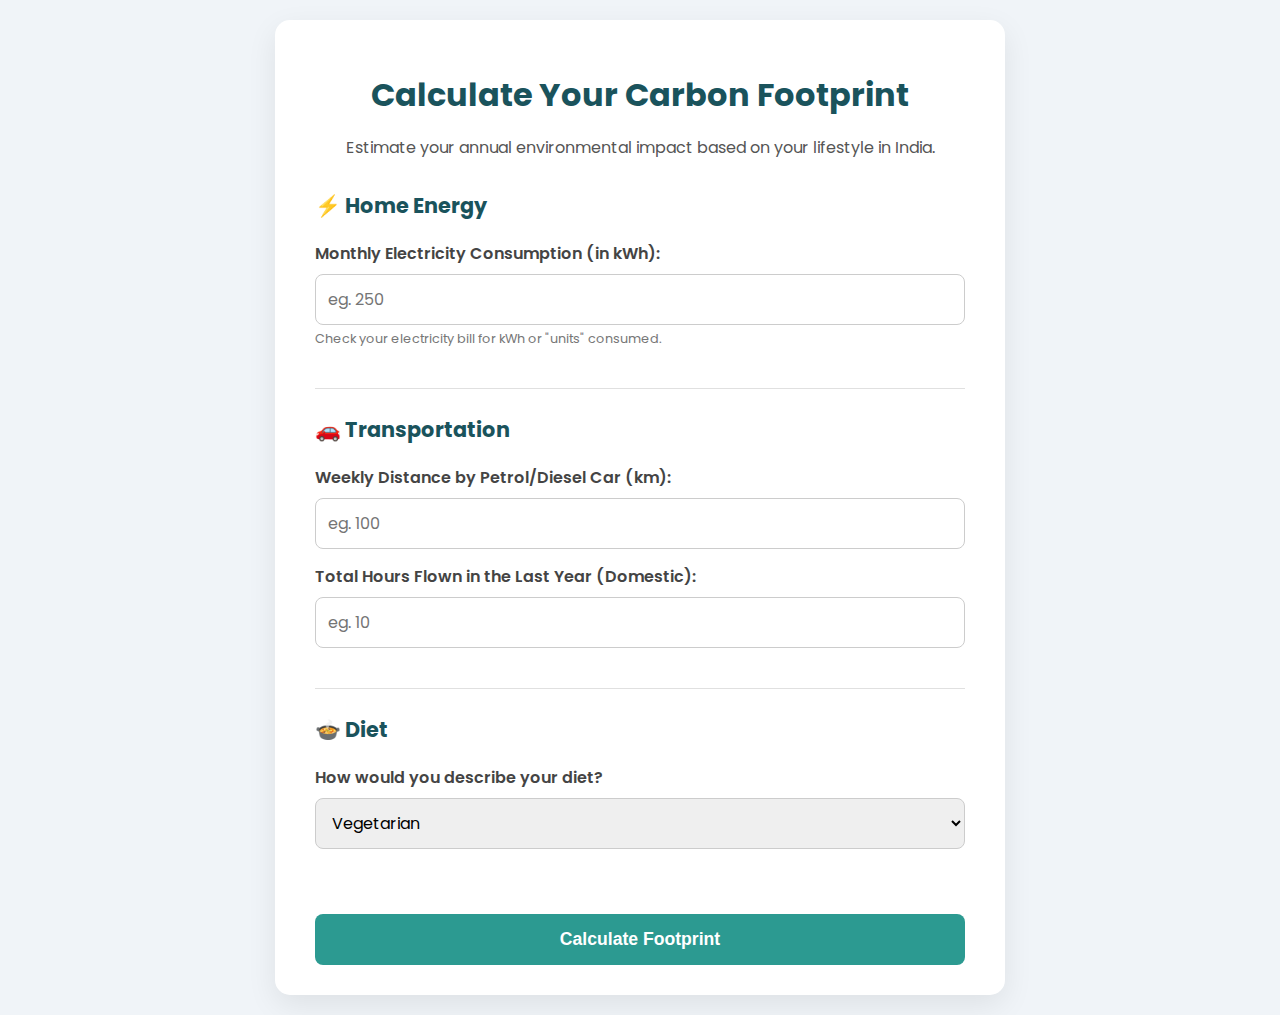
<file: calculator.html>
<!DOCTYPE html>
<html lang="en">
<head>
    <meta charset="UTF-8">
    <meta name="viewport" content="width=device-width, initial-scale=1.0">
    <title>Carbon Footprint Calculator India 🇮🇳</title>
    <link rel="stylesheet" href="calculator.css">
    <link rel="preconnect" href="https://fonts.googleapis.com">
    <link rel="preconnect" href="https://fonts.gstatic.com" crossorigin>
    <link href="https://fonts.googleapis.com/css2?family=Poppins:wght@400;600&display=swap" rel="stylesheet">
</head>
<body>

    <div class="container">
        <header>
            <h1>Calculate Your Carbon Footprint</h1>
            <p>Estimate your annual environmental impact based on your lifestyle in India.</p>
        </header>

        <form id="footprint-form">

            <div class="form-section">
                <h2>⚡️ Home Energy</h2>
                <div class="form-group">
                    <label for="electricity">Monthly Electricity Consumption (in kWh):</label>
                    <input type="number" id="electricity" placeholder="eg. 250" required>
                    <small>Check your electricity bill for kWh or "units" consumed.</small>
                </div>
            </div>

            <div class="form-section">
                <h2>🚗 Transportation</h2>
                <div class="form-group">
                    <label for="car-kms">Weekly Distance by Petrol/Diesel Car (km):</label>
                    <input type="number" id="car-kms" placeholder="eg. 100" required>
                </div>
                 <div class="form-group">
                    <label for="flight-hours">Total Hours Flown in the Last Year (Domestic):</label>
                    <input type="number" id="flight-hours" placeholder="eg. 10" required>
                </div>
            </div>

            <div class="form-section">
                <h2>🍲 Diet</h2>
                 <div class="form-group">
                    <label for="diet">How would you describe your diet?</label>
                    <select id="diet" required>
                        <option value="veg">Vegetarian</option>
                        <option value="non-veg-low">Low Meat-eater (1-2 times/week)</option>
                        <option value="non-veg-high">High Meat-eater (Most days)</option>
                    </select>
                </div>
            </div>

            <button type="submit">Calculate Footprint</button>
        </form>

        <div id="result-container" class="hidden">
            <h2>Your Estimated Annual Footprint</h2>
            <p id="total-footprint">0</p>
            <span>tonnes of CO₂e per year</span>
            <div class="comparison">
                <p>The average carbon footprint in India is around **2 tonnes** per year. A sustainable target is below **2.5 tonnes**.</p>
            </div>
        </div>
    </div>

    <script src="calculator.js"></script>
</body>
</html>
</file>
<file: calculator.css>
/* General Styling */
body {
    font-family: 'Poppins', sans-serif;
    background-color: #f0f4f8;
    color: #333;
    display: flex;
    justify-content: center;
    align-items: center;
    min-height: 100vh;
    margin: 0;
    padding: 20px;
}

.container {
    background-color: #ffffff;
    padding: 30px 40px;
    border-radius: 15px;
    box-shadow: 0 10px 30px rgba(0, 0, 0, 0.08);
    width: 100%;
    max-width: 650px;
}

header {
    text-align: center;
    margin-bottom: 30px;
}

header h1 {
    color: #1a535c;
    margin-bottom: 5px;
}

header p {
    color: #555;
    font-size: 1rem;
}

/* Form Styling */
.form-section {
    margin-bottom: 25px;
    border-bottom: 1px solid #e0e0e0;
    padding-bottom: 25px;
}

.form-section:last-of-type {
    border-bottom: none;
}

.form-section h2 {
    font-size: 1.3rem;
    color: #1a535c;
    margin-bottom: 20px;
}

.form-group {
    display: flex;
    flex-direction: column;
    margin-bottom: 15px;
}

.form-group label {
    margin-bottom: 8px;
    font-weight: 600;
    color: #444;
}

.form-group input,
.form-group select {
    padding: 12px;
    border: 1px solid #ccc;
    border-radius: 8px;
    font-size: 1rem;
    font-family: 'Poppins', sans-serif;
    transition: border-color 0.3s;
}

.form-group input:focus,
.form-group select:focus {
    outline: none;
    border-color: #4ecdc4;
}

.form-group small {
    font-size: 0.8rem;
    color: #777;
    margin-top: 5px;
}

button {
    width: 100%;
    padding: 15px;
    background-color: #2c9a91;
    color: white;
    border: none;
    border-radius: 8px;
    font-size: 1.1rem;
    font-weight: 600;
    cursor: pointer;
    transition: background-color 0.3s ease;
}

button:hover {
    background-color: #247d75;
}

/* Result Styling */
#result-container {
    margin-top: 30px;
    padding: 25px;
    background-color: #e6f5f3;
    border-radius: 8px;
    text-align: center;
    border: 1px solid #b2dfdb;
}

#result-container.hidden {
    display: none;
}

#result-container h2 {
    color: #00695c;
    margin-top: 0;
}

#total-footprint {
    font-size: 3.5rem;
    font-weight: 600;
    color: #004d40;
    margin: 10px 0;
}

#result-container span {
    font-size: 1.1rem;
    color: #00796b;
}

.comparison {
    margin-top: 15px;
    font-size: 0.95rem;
    color: #333;
    line-height: 1.5;
}
</file>
